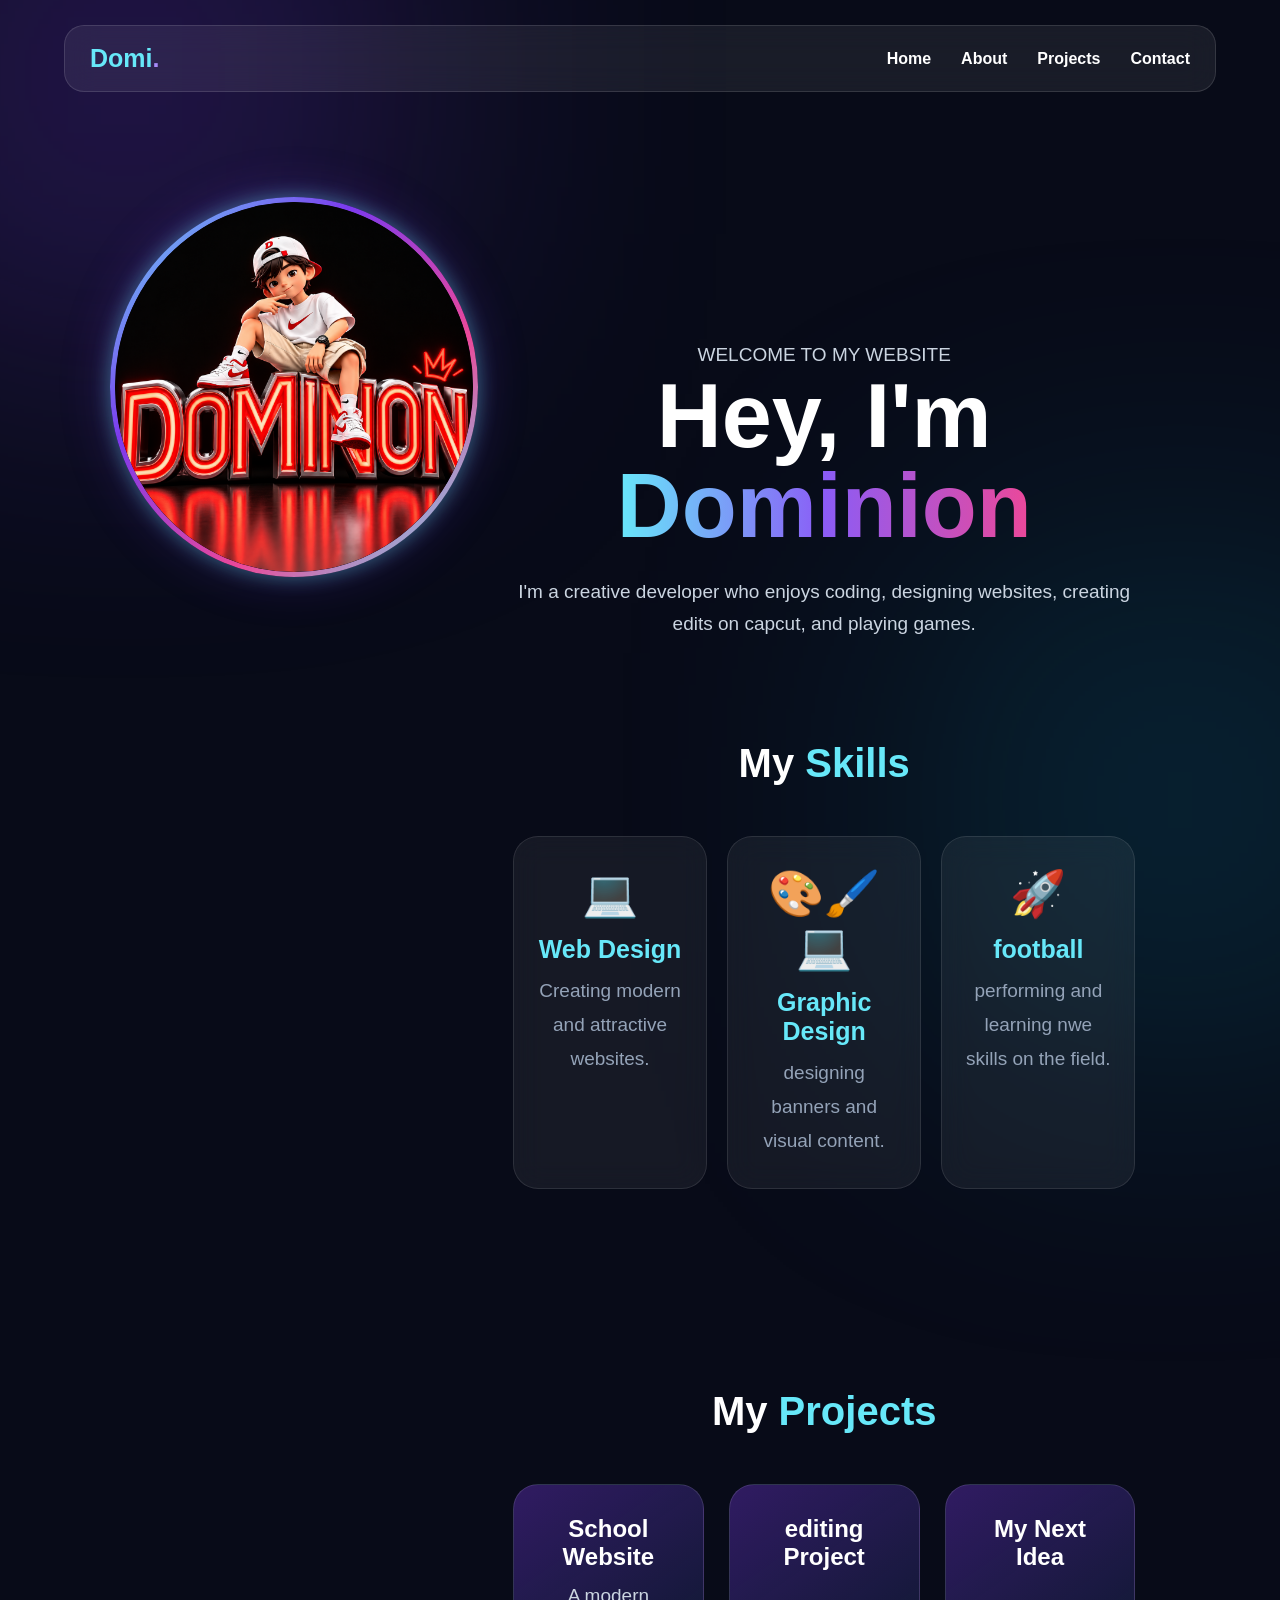
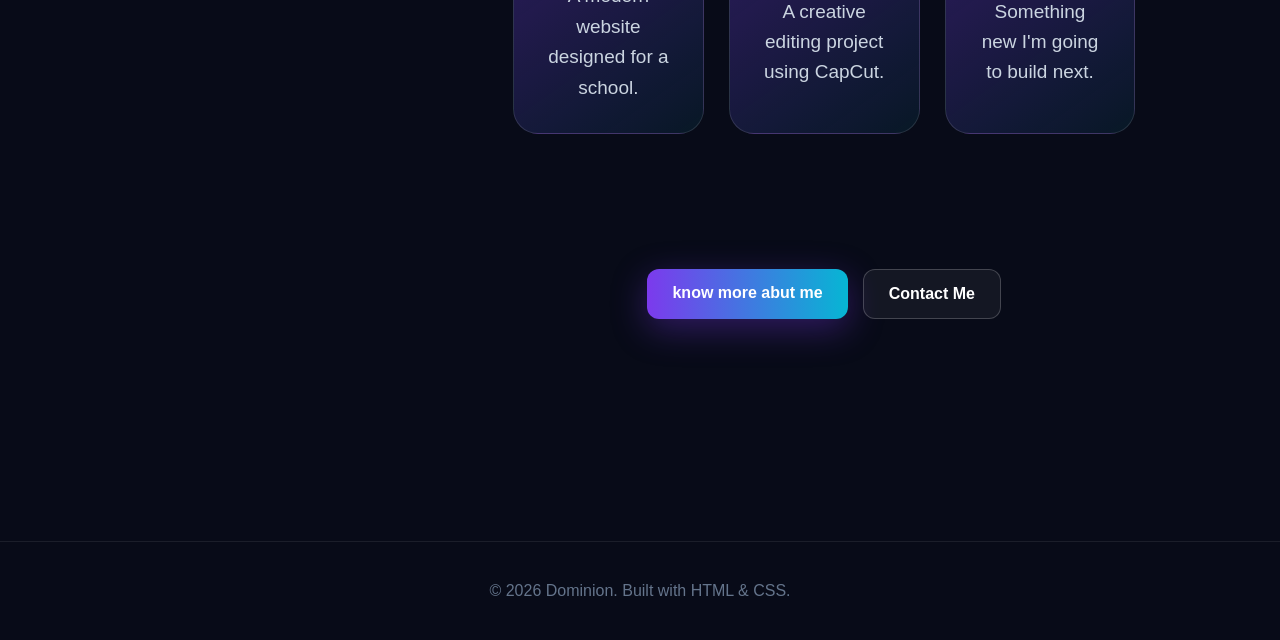
<file: index.html>
<!DOCTYPE html>
<html lang="en">
<head>
    <meta charset="UTF-8">
    <meta name="viewport" content="width=device-width, initial-scale=1.0">
    <nav>
    <div class="logo">Domi<span>.</span></div>

    <ul>
        <li><a href="index.html">Home</a></li>
        <li><a href="about.html">About</a></li>
        <li><a href="editing.html">Projects</a></li>
        <li><a href="contact.html">Contact</a></li>
    </ul>
</nav>

    <title>Dominion | My Personal Website</title>

     <section class="hero">

    <div class="profile-image">
        <img
            src="y profile picture.png"
            alt="Dominion"
        >
    </div>

    <div class="hero-text">

        <p class="small-title">
            WELCOME TO MY WEBSITE
        </p>

        <h1>
            Hey, I'm
            <span>Dominion</span>
        </h1>

        <p>
            I'm a creative developer who enjoys coding,
            designing websites, creating edits on capcut, and playing games.
        </p>
            <!-- SKILLS -->

    <section id="skills">

        <h2 class="section-title">
            My <span>Skills</span>
        </h2>

        <div class="skills">

            <div class="card skill">
                <div class="skill-icon">💻</div>
                <h3>Web Design</h3>
                <p>Creating modern and attractive websites.</p>
            </div>

            <div class="card skill">
                <div class="skill-icon">🎨🖌️💻</div>
                <h3>Graphic Design</h3>
                <p>designing banners and visual content.</p>
            </div>

            <div class="card skill">
                <div class="skill-icon">🚀</div>
                <h3>football</h3>
                <p>performing and learning nwe skills on the field.</p>
            </div>

        </div>

    </section>


    <!-- PROJECTS -->

    <section id="projects">

        <h2 class="section-title">
            My <span>Projects</span>
        </h2>

        <div class="projects">

            <div class="project">
                <h3>School Website</h3>
                <p>
                    A modern website designed for a school.
                </p>
            </div>

            <div class="project">
                <h3>editing Project</h3>
                <p>
                    A creative editing project using CapCut.
                </p>
            </div>

            <div class="project">
                <h3>My Next Idea</h3>
                <p>
                    Something new I'm going to build next.
                </p>
            </div>

        </div>

    </section>

        <div class="buttons">

            <a href="about.html" class="btn primary">
               know more abut me
            </a>

            <a href="contact.html" class="btn secondary">
                Contact Me
            </a>

        </div>

    </div>

</section>
    <style>
        * {
            margin: 0;
            padding: 0;
            box-sizing: border-box;
            scroll-behavior: smooth;
        }
        .profile-image {
    width: 580px;
    height: 380px;

    border-radius: 50%;
    overflow: hidden;

    border: 5px solid transparent;

    background:
        linear-gradient(#070817, #070817) padding-box,
        linear-gradient(
            135deg,
            #67e8f9,
            #7c3aed,
            #ec4899,
            #67e8f9
        ) border-box;

    box-shadow:
        0 0 20px rgba(103, 232, 249, 0.4),
        0 0 50px rgba(124, 58, 237, 0.25);

    animation:
        profileFloat 4s ease-in-out infinite;

    transition:
        transform 0.4s ease,
        box-shadow 0.4s ease;
        margin-bottom: 140%;
}

.profile-image img {
    width: 100%;
    height: 100%;

    display: block;

    object-fit: cover;

    border-radius: 50%;

    transition:
        transform 0.5s ease;
}

/* Hover effect */

.profile-image:hover {
    transform: scale(1.08);

    box-shadow:
        0 0 30px rgba(103, 232, 249, 0.7),
        0 0 70px rgba(236, 72, 153, 0.35);
}

.profile-image:hover img {
    transform: scale(1.08);
}


/* Floating animation */

@keyframes profileFloat {

    0%, 100% {
        transform: translateY(0);
    }

    50% {
        transform: translateY(-10px);
    }
}


/* Mobile */

@media (max-width: 600px) {

    .profile-image {
        width: 140px;
        height: 140px;
    }
}

        body {
            font-family: Arial, Helvetica, sans-serif;
            background: #080b18;
            color: white;
            overflow-x: hidden;
        }

        /* ===== BACKGROUND ===== */

        body::before {
            content: "";
            position: fixed;
            width: 450px;
            height: 450px;
            background: #7c3aed;
            filter: blur(160px);
            opacity: 0.35;
            top: -150px;
            left: -100px;
            z-index: -1;
        }

        body::after {
            content: "";
            position: fixed;
            width: 400px;
            height: 400px;
            background: #06b6d4;
            filter: blur(160px);
            opacity: 0.25;
            right: -100px;
            bottom: -100px;
            z-index: -1;
        }

        /* ===== NAVIGATION ===== */

        nav {
            width: 90%;
            max-width: 1200px;
            margin: 25px auto;
            padding: 18px 25px;

            display: flex;
            justify-content: space-between;
            align-items: center;

            background: rgba(255, 255, 255, 0.07);
            backdrop-filter: blur(15px);

            border: 1px solid rgba(255,255,255,0.12);
            border-radius: 20px;

            position: sticky;
            top: 20px;
            z-index: 100;
        }

        .logo {
            font-size: 25px;
            font-weight: bold;
            color: #67e8f9;
        }

        .logo span {
            color: #a78bfa;
        }

        nav ul {
            display: flex;
            list-style: none;
            gap: 30px;
        }

        nav a {
            color: white;
            text-decoration: none;
            font-weight: bold;
            transition: 0.3s;
        }

        nav a:hover {
            color: #67e8f9;
        }

        /* ===== HERO ===== */

        .hero {
            min-height: 90vh;
            display: flex;
            justify-content: center;
            align-items: center;
            text-align: center;
            padding: 80px 20px;
        }

        .hero-content {
            max-width: 850px;
        }

        .hero h1 {
            font-size: clamp(45px, 8vw, 90px);
            line-height: 1;
            margin-bottom: 25px;
        }

        .hero h1 span {
            background: linear-gradient(
                90deg,
                #67e8f9,
                #8b5cf6,
                #ec4899
            );

            -webkit-background-clip: text;
            color: transparent;
        }

        .hero p {
            color: #cbd5e1;
            font-size: 19px;
            line-height: 1.7;
            max-width: 650px;
            margin: auto;
        }

        .buttons {
            margin-top: 35px;
            display: flex;
            justify-content: center;
            gap: 15px;
            flex-wrap: wrap;
        }

        .btn {
            padding: 15px 25px;
            border-radius: 12px;
            text-decoration: none;
            color: white;
            font-weight: bold;
            transition: 0.3s;
        }

        .primary {
            background: linear-gradient(90deg, #7c3aed, #06b6d4);
            box-shadow: 0 10px 35px rgba(124,58,237,0.35);
        }

        .secondary {
            border: 1px solid rgba(255,255,255,0.2);
            background: rgba(255,255,255,0.05);
        }

        .btn:hover {
            transform: translateY(-5px);
        }

        /* ===== SECTIONS ===== */

        section {
            width: 90%;
            max-width: 1100px;
            margin: auto;
            padding: 100px 0;
        }

        .section-title {
            font-size: 40px;
            margin-bottom: 50px;
            text-align: center;
        }

        .section-title span {
            color: #67e8f9;
        }

        /* ===== ABOUT ===== */

        .about {
            display: grid;
            grid-template-columns: 1fr 1fr;
            gap: 30px;
        }

        .card {
            padding: 35px;
            border-radius: 25px;

            background: rgba(255,255,255,0.06);
            border: 1px solid rgba(255,255,255,0.1);

            backdrop-filter: blur(15px);

            transition: 0.4s;
        }

        .card:hover {
            transform: translateY(-10px);
            border-color: rgba(103,232,249,0.5);
            box-shadow: 0 20px 50px rgba(0,0,0,0.3);
        }

        .card h3 {
            color: #67e8f9;
            margin-bottom: 15px;
            font-size: 25px;
        }

        .card p {
            color: #cbd5e1;
            line-height: 1.8;
        }

        /* ===== SKILLS ===== */

        .skills {
            display: grid;
            grid-template-columns: repeat(3, 1fr);
            gap: 20px;
        }

        .skill {
            text-align: center;
            padding: 30px 20px;
        }

        .skill-icon {
            font-size: 45px;
            margin-bottom: 15px;
        }

        .skill h3 {
            margin-bottom: 10px;
        }

        .skill p {
            color: #94a3b8;
        }

        /* ===== PROJECTS ===== */

        .projects {
            display: grid;
            grid-template-columns: repeat(3, 1fr);
            gap: 25px;
        }

        .project {
            min-height: 250px;
            padding: 30px;

            display: flex;
            flex-direction: column;
            justify-content: flex-end;

            border-radius: 25px;

            background:
                linear-gradient(
                    145deg,
                    rgba(124,58,237,0.35),
                    rgba(6,182,212,0.08)
                );

            border: 1px solid rgba(255,255,255,0.12);

            transition: 0.4s;
        }

        .project:hover {
            transform: scale(1.03) translateY(-8px);
        }

        .project h3 {
            font-size: 24px;
            margin-bottom: 10px;
        }

        .project p {
            color: #cbd5e1;
            line-height: 1.6;
        }

        /* ===== CONTACT ===== */

        .contact {
            text-align: center;
        }

        .contact-box {
            max-width: 700px;
            margin: auto;
            padding: 50px 30px;
            border-radius: 30px;

            background: rgba(255,255,255,0.06);
            border: 1px solid rgba(255,255,255,0.1);

            box-shadow: 0 20px 60px rgba(0,0,0,0.25);
        }

        .contact-box p {
            color: #cbd5e1;
            margin: 20px auto 30px;
            line-height: 1.7;
        }

        /* ===== FOOTER ===== */

        footer {
            text-align: center;
            padding: 40px;
            color: #64748b;
            border-top: 1px solid rgba(255,255,255,0.08);
        }

        /* ===== MOBILE ===== */

        @media (max-width: 800px) {

            nav ul {
                gap: 12px;
            }

            nav {
                padding: 15px;
            }

            .about,
            .skills,
            .projects {
                grid-template-columns: 1fr;
            }

            .hero {
                min-height: 80vh;
            }
        }

        @media (max-width: 500px) {

            nav {
                flex-direction: column;
                gap: 15px;
            }

            nav ul {
                flex-wrap: wrap;
                justify-content: center;
            }

            .hero h1 {
                font-size: 48px;
            }
        }
    </style>
</head>

<body>

    </section>





    <!-- FOOTER -->

    <footer>

        © 2026 Dominion. Built with HTML & CSS.

    </footer>

</body>
</html>
</file>
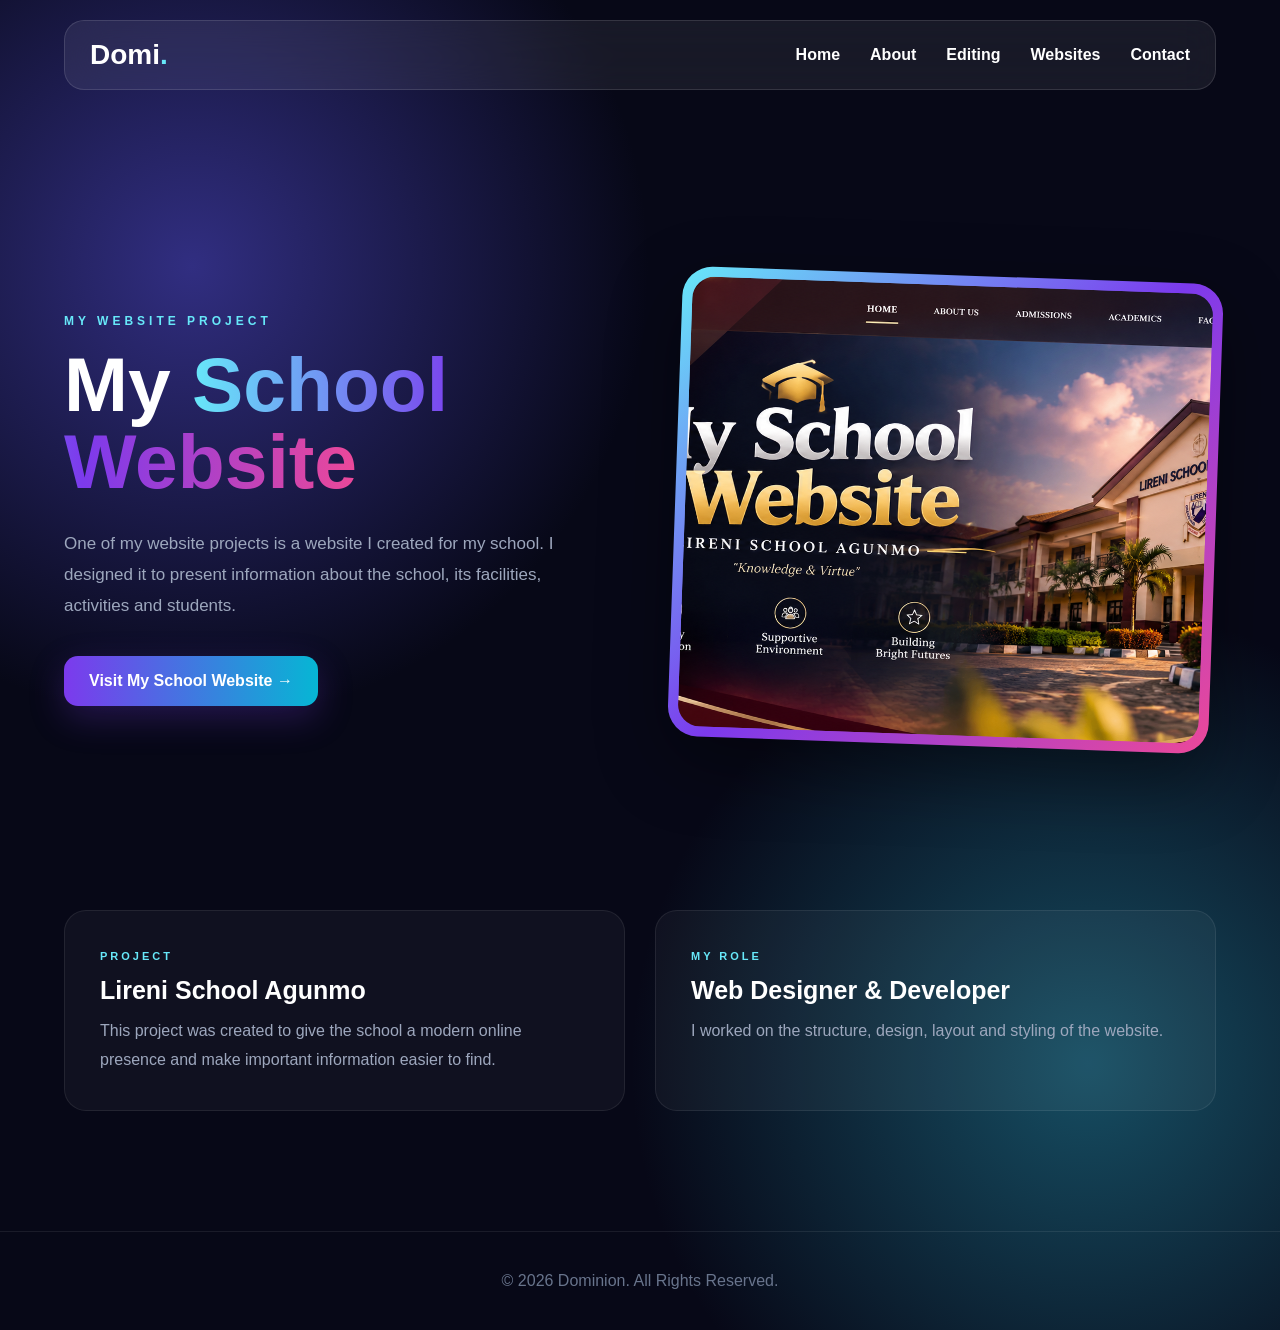
<file: school-website.html>
<!DOCTYPE html>
<html lang="en">

<head>

    <meta charset="UTF-8">

    <meta name="viewport" content="width=device-width, initial-scale=1.0">

    <title>My School Website | Dominion</title>

    <link rel="stylesheet" href="style.css">

</head>


<body>

    <!-- NAVIGATION -->

    <nav>

        <div class="logo">
            Domi<span>.</span>
        </div>

        <ul>

            <li>
                <a href="index.html">Home</a>
            </li>

            <li>
                <a href="about.html">About</a>
            </li>

            <li>
                <a href="editing.html">Editing</a>
            </li>

            <li>
                <a href="website.html">Websites</a>
            </li>

            <li>
                <a href="contact.html">Contact</a>
            </li>

        </ul>

    </nav>



    <!-- SCHOOL PROJECT -->

    <main class="school-project">

        <section class="school-hero">

            <div class="school-text">

                <p class="school-label">
                    MY WEBSITE PROJECT
                </p>

                <h1>
                    My <span>School Website</span>
                </h1>

                <p>
                    One of my website projects is a website
                    I created for my school. I designed it
                    to present information about the school,
                    its facilities, activities and students.
                </p>

                <!-- WEBSITE LINK -->

                <a
                    href="https://dominionfw.netlify.app"
                    target="_blank"
                    class="school-button"
                >
                    Visit My School Website →
                </a>

            </div>


            <!-- SCHOOL IMAGE -->

            <div class="school-image">

                <img
                    src="my school.png"
                    alt="My School Website"
                >

            </div>

        </section>


        <!-- PROJECT INFORMATION -->

        <section class="school-details">

            <div>

                <span>
                    PROJECT
                </span>

                <h2>
                    Lireni School Agunmo
                </h2>

                <p>
                    This project was created to give the
                    school a modern online presence and make
                    important information easier to find.
                </p>

            </div>


            <div>

                <span>
                    MY ROLE
                </span>

                <h2>
                    Web Designer & Developer
                </h2>

                <p>
                    I worked on the structure, design,
                    layout and styling of the website.
                </p>

            </div>

        </section>


    </main>



    <footer>

        © 2026 Dominion.
        All Rights Reserved.

    </footer>


</body>

</html>
</file>
<file: style.css>
* {
    margin: 0;
    padding: 0;
    box-sizing: border-box;
    scroll-behavior: smooth;
}

body {
    min-height: 100vh;
    font-family: Arial, Helvetica, sans-serif;
    color: white;
    background:
        radial-gradient(circle at 15% 20%, #312e81, transparent 30%),
        radial-gradient(circle at 85% 80%, #164e63, transparent 30%),
        #070817;
    overflow-x: hidden;
}

/* =========================
   NAVIGATION
========================= */

nav {
    width: 90%;
    max-width: 1200px;
    margin: 20px auto;
    padding: 18px 25px;

    display: flex;
    align-items: center;
    justify-content: space-between;

    background: rgba(255,255,255,0.07);
    backdrop-filter: blur(20px);

    border: 1px solid rgba(255,255,255,0.12);
    border-radius: 20px;

    position: sticky;
    top: 15px;
    z-index: 1000;
}

.logo {
    font-size: 28px;
    font-weight: bold;
}

.logo span {
    color: #67e8f9;
}

nav ul {
    display: flex;
    list-style: none;
    gap: 30px;
}

nav a {
    color: white;
    text-decoration: none;
    font-weight: bold;
    transition: 0.3s;
}

nav a:hover,
nav a.active {
    color: #67e8f9;
}

#menuBtn {
    display: none;
    background: none;
    border: none;
    color: white;
    font-size: 28px;
    cursor: pointer;
}


/* =========================
   GENERAL PAGE
========================= */

.page {
    width: 90%;
    max-width: 1100px;
    margin: auto;
    min-height: 75vh;
    padding: 100px 0;
}

.page-title {
    text-align: center;
    font-size: clamp(45px, 7vw, 75px);
    margin-bottom: 70px;
}

.page-title span {
    background: linear-gradient(
        90deg,
        #67e8f9,
        #8b5cf6,
        #ec4899
    );

    -webkit-background-clip: text;
    color: transparent;
}


/* =========================
   GLASS CARD
========================= */

.card {
    padding: 35px;

    background: rgba(255,255,255,0.06);

    border: 1px solid rgba(255,255,255,0.1);

    border-radius: 25px;

    backdrop-filter: blur(15px);

    transition: 0.4s;
}

.card:hover {
    transform: translateY(-10px);

    border-color:
        rgba(103,232,249,0.5);

    box-shadow:
        0 20px 50px rgba(0,0,0,0.35);
}

.card h2,
.card h3 {
    color: #67e8f9;
    margin-bottom: 18px;
}

.card p {
    color: #b8c0d4;
    line-height: 1.8;
}


/* =========================
   ABOUT PAGE
========================= */

.about-container {
    display: grid;

    grid-template-columns: 300px 1fr;

    gap: 40px;

    align-items: center;
}

.about-image {
    width: 280px;
    height: 280px;

    margin: auto;

    padding: 8px;

    border-radius: 50%;

    background:
        linear-gradient(
            135deg,
            #67e8f9,
            #7c3aed,
            #ec4899
        );
}

.about-image img {
    width: 100%;
    height: 100%;

    object-fit: cover;

    border-radius: 50%;

    border: 7px solid #070817;
}


/* =========================
   SKILLS
========================= */

.skills-list {
    margin-top: 25px;

    display: flex;

    flex-wrap: wrap;

    gap: 12px;
}

.skill {
    padding: 10px 18px;

    border-radius: 30px;

    background:
        rgba(103,232,249,0.1);

    border:
        1px solid rgba(103,232,249,0.3);

    color: #67e8f9;
}


/* =========================
   PROJECTS
========================= */

.projects-grid {
    display: grid;

    grid-template-columns:
        repeat(3, 1fr);

    gap: 25px;
}

.project-card {
    min-height: 330px;

    display: flex;

    flex-direction: column;

    justify-content: space-between;
}

.project-image {
    height: 150px;

    border-radius: 18px;

    display: flex;

    justify-content: center;

    align-items: center;

    font-size: 60px;

    background:
        linear-gradient(
            135deg,
            rgba(124,58,237,0.4),
            rgba(6,182,212,0.2)
        );

    margin-bottom: 25px;
}

.project-btn {
    display: inline-block;

    margin-top: 20px;

    padding: 12px 18px;

    border-radius: 10px;

    color: white;

    text-decoration: none;

    background:
        linear-gradient(
            90deg,
            #7c3aed,
            #06b6d4
        );

    transition: 0.3s;
}

.project-btn:hover {
    transform: translateY(-4px);
}


/* =========================
   CONTACT
========================= */

.contact-container {
    max-width: 750px;

    margin: auto;

    padding: 45px;

    background:
        rgba(255,255,255,0.06);

    backdrop-filter: blur(15px);

    border:
        1px solid rgba(255,255,255,0.1);

    border-radius: 25px;
}

.contact-container h2 {
    text-align: center;

    font-size: 35px;

    margin-bottom: 15px;
}

.contact-container > p {
    text-align: center;

    color: #aeb7ca;

    margin-bottom: 30px;

    line-height: 1.7;
}

form {
    display: flex;

    flex-direction: column;

    gap: 15px;
}

input,
textarea {
    width: 100%;

    padding: 16px;

    border-radius: 12px;

    border:
        1px solid rgba(255,255,255,0.15);

    outline: none;

    background:
        rgba(255,255,255,0.06);

    color: white;

    font-size: 15px;
}

input:focus,
textarea:focus {
    border-color: #67e8f9;

    box-shadow:
        0 0 15px rgba(103,232,249,0.15);
}

textarea {
    min-height: 160px;

    resize: vertical;
}

.submit-btn {
    padding: 15px;

    border: none;

    border-radius: 12px;

    color: white;

    font-weight: bold;

    font-size: 16px;

    cursor: pointer;

    background:
        linear-gradient(
            90deg,
            #7c3aed,
            #06b6d4
        );

    transition: 0.3s;
}

.submit-btn:hover {
    transform: translateY(-4px);
}


/* =========================
   FOOTER
========================= */

footer {
    text-align: center;

    padding: 40px;

    color: #68748c;

    border-top:
        1px solid rgba(255,255,255,0.08);
}


/* =========================
   ANIMATIONS
========================= */

@keyframes pageIn {

    from {
        opacity: 0;
        transform: translateY(25px);
    }

    to {
        opacity: 1;
        transform: translateY(0);
    }
}

.page {
    animation: pageIn 0.7s ease;
}


/* =========================
   MOBILE
========================= */

@media (max-width: 800px) {

    #menuBtn {
        display: block;
    }

    nav ul {
        display: none;

        position: absolute;

        top: 75px;
        left: 0;

        width: 100%;

        padding: 25px;

        flex-direction: column;

        align-items: center;

        background: #111326;

        border-radius: 15px;
    }

    nav ul.active {
        display: flex;
    }

    .about-container {
        grid-template-columns: 1fr;

        text-align: center;
    }

    .projects-grid {
        grid-template-columns: 1fr;
    }

    .contact-container {
        padding: 25px;
    }
}

@media (max-width: 500px) {

    .page {
        padding: 70px 0;
    }

    .page-title {
        font-size: 45px;
    }

    nav {
        padding: 15px;
    }
}
/* =========================
   SMALL PROFILE PICTURE
========================= */

.profile-area {
    position: relative;

    width: 300px;
    height: 300px;

    display: flex;
    justify-content: center;
    align-items: center;

    margin: auto;
}


/* glowing circle behind image */

.profile-glow {
    position: absolute;

    width: 220px;
    height: 220px;

    border-radius: 50%;

    background:
        linear-gradient(
            135deg,
            #67e8f9,
            #7c3aed,
            #ec4899
        );

    filter: blur(35px);

    opacity: 0.45;

    animation: glow 3s ease-in-out infinite;
}


/* actual profile picture */

.profile-picture {
    position: relative;

    width: 190px;
    height: 190px;

    padding: 5px;

    border-radius: 50%;

    background:
        linear-gradient(
            135deg,
            #67e8f9,
            #7c3aed,
            #ec4899
        );

    z-index: 2;

    box-shadow:
        0 0 25px rgba(103,232,249,0.35);
}


/* image itself */

.profile-picture img {
    width: 100%;
    height: 100%;

    display: block;

    object-fit: cover;

    border-radius: 50%;

    border: 5px solid #070817;

    transition:
        transform 0.4s ease;
}


/* hover effect */

.profile-picture:hover img {
    transform: scale(1.08);
}


/* glowing animation */

@keyframes glow {

    0%, 100% {
        transform: scale(0.9);
        opacity: 0.3;
    }

    50% {
        transform: scale(1.1);
        opacity: 0.5;
    }
}
/* =================================
   ABOUT ME PAGE
================================= */

.about-page {
    width: 90%;
    max-width: 1150px;

    margin: auto;

    padding: 90px 0;
}


/* HEADING */

.about-heading {
    text-align: center;

    margin-bottom: 70px;
}

.about-heading p {
    color: #67e8f9;

    letter-spacing: 4px;

    font-size: 13px;

    margin-bottom: 15px;
}

.about-heading h1 {
    font-size: clamp(50px, 7vw, 80px);
}

.about-heading h1 span {
    background:
        linear-gradient(
            90deg,
            #67e8f9,
            #7c3aed,
            #ec4899
        );

    -webkit-background-clip: text;

    color: transparent;
}


/* MAIN ABOUT SECTION */

.about-me-container {

    display: grid;

    grid-template-columns:
        400px 1fr;

    gap: 80px;

    align-items: center;
}


/* PICTURE */

.about-picture {

    display: flex;

    justify-content: center;

    align-items: center;
}


.about-picture-ring {

    width: 330px;
    height: 330px;

    padding: 8px;

    border-radius: 50%;

    background:
        linear-gradient(
            135deg,
            #67e8f9,
            #7c3aed,
            #ec4899
        );

    box-shadow:
        0 0 35px rgba(103,232,249,0.35),
        0 0 80px rgba(124,58,237,0.25);

    animation:
        aboutFloat 4s ease-in-out infinite;
}


.about-picture-ring img {

    width: 100%;
    height: 100%;

    object-fit: cover;

    border-radius: 50%;

    border: 7px solid #070817;

    display: block;
}


/* TEXT */

.about-content {

    padding: 40px;

    border-radius: 25px;

    background:
        rgba(255,255,255,0.05);

    border:
        1px solid rgba(255,255,255,0.1);

    backdrop-filter: blur(15px);

    box-shadow:
        0 20px 50px rgba(0,0,0,0.2);
}


.about-label {

    color: #67e8f9;

    font-size: 13px;

    letter-spacing: 3px;

    font-weight: bold;

    margin-bottom: 12px;
}


.about-content h2 {

    font-size: 42px;

    margin-bottom: 25px;
}


.about-content > p:not(.about-label) {

    color: #b8c0d4;

    line-height: 1.8;

    margin-bottom: 18px;

    font-size: 16px;
}


/* INFORMATION BOXES */

.about-info {

    display: grid;

    grid-template-columns:
        repeat(2, 1fr);

    gap: 15px;

    margin-top: 30px;

    margin-bottom: 30px;
}


.about-info div {

    padding: 18px;

    border-radius: 15px;

    background:
        rgba(255,255,255,0.05);

    border:
        1px solid rgba(255,255,255,0.08);

    transition: 0.3s;
}


.about-info div:hover {

    transform:
        translateY(-5px);

    border-color:
        rgba(103,232,249,0.4);
}


.about-info span {

    display: block;

    color: #7f8aa3;

    font-size: 12px;

    margin-bottom: 7px;

    text-transform: uppercase;

    letter-spacing: 1px;
}


.about-info strong {

    color: white;

    font-size: 14px;
}


/* BUTTON */

.about-button {

    display: inline-block;

    padding: 15px;

    border-radius: 12px;

    text-decoration: none;

    color: white;

    font-weight: bold;

    background:
        linear-gradient(
            90deg,
            #7c3aed,
            #06b6d4
        );

    transition: 0.3s;
    margin-top: 12px;
}


.about-button:hover {

    transform:
        translateY(-5px);

    box-shadow:
        0 10px 30px
        rgba(124,58,237,0.3);
}


/* FLOATING PICTURE */

@keyframes aboutFloat {

    0%, 100% {

        transform:
            translateY(0)
            rotate(0deg);
    }

    50% {

        transform:
            translateY(-12px)
            rotate(1deg);
    }
}


/* MOBILE */

@media (max-width: 900px) {

    .about-me-container {

        grid-template-columns: 1fr;

        gap: 50px;
    }

    .about-picture-ring {

        width: 280px;
        height: 280px;
    }

    .about-content {

        padding: 30px;
    }

}


@media (max-width: 550px) {

    .about-info {

        grid-template-columns: 1fr;
    }

    .about-content h2 {

        font-size: 32px;
    }

}
/* =================================
   MY INTERESTS SECTION
================================= */

.interests-section {

    width: 90%;

    max-width: 1150px;

    margin: 120px auto 50px;

}


/* HEADING */

.interests-heading {

    text-align: center;

    max-width: 700px;

    margin: 0 auto 60px;

}


.interests-heading > p:first-child {

    color: #67e8f9;

    font-size: 13px;

    font-weight: bold;

    letter-spacing: 4px;

    margin-bottom: 15px;

}


.interests-heading h2 {

    font-size: clamp(40px, 6vw, 65px);

    margin-bottom: 20px;

}


.interests-heading h2 span {

    background:

        linear-gradient(
            90deg,
            #67e8f9,
            #7c3aed,
            #ec4899
        );

    -webkit-background-clip: text;

    color: transparent;

}


.interests-intro {

    color: #9da7bd;

    line-height: 1.8;

}


/* CARDS */

.interests-grid {

    display: grid;

    grid-template-columns:
        repeat(3, 1fr);

    gap: 25px;

}


/* CARD */

.interest-card {

    overflow: hidden;

    border-radius: 25px;

    background:

        rgba(255,255,255,0.05);

    border:

        1px solid
        rgba(255,255,255,0.1);

    backdrop-filter: blur(15px);

    transition:

        transform 0.4s ease,
        border-color 0.4s ease,
        box-shadow 0.4s ease;

}


.interest-card:hover {

    transform:
        translateY(-12px);

    border-color:

        rgba(103,232,249,0.4);

    box-shadow:

        0 20px 50px
        rgba(0,0,0,0.3);

}


/* IMAGE */

.interest-image {

    width: 100%;

    height: 220px;

    overflow: hidden;

}


.interest-image img {

    width: 100%;

    height: 100%;

    object-fit: cover;

    display: block;

    transition:

        transform 0.6s ease;

}


.interest-card:hover
.interest-image img {

    transform:
        scale(1.1);

}


/* CARD CONTENT */

.interest-content {

    padding: 28px;

}


.interest-content > span {

    color: #67e8f9;

    font-size: 12px;

    font-weight: bold;

    letter-spacing: 2px;

}


.interest-content h3 {

    font-size: 28px;

    margin:

        10px 0 12px;

}


.interest-content p {

    color: #9da7bd;

    line-height: 1.7;

    font-size: 15px;

}


/* MOBILE */

@media (max-width: 900px) {

    .interests-grid {

        grid-template-columns:
            1fr 1fr;

    }

}


@media (max-width: 600px) {

    .interests-grid {

        grid-template-columns: 1fr;

    }

    .interest-image {

        height: 240px;

    }

}
/* =================================
   EDITING SECTION
================================= */

.editing-section {

    width: 90%;

    max-width: 1150px;

    margin: 130px auto;

    display: grid;

    grid-template-columns: 1fr 1fr;

    gap: 80px;

    align-items: center;

}


/* IMAGE */

.editing-image {

    display: flex;

    justify-content: center;

}


.editing-image-frame {

    width: 420px;

    height: 320px;

    padding: 8px;

    border-radius: 28px;

    background:
        linear-gradient(
            135deg,
            #67e8f9,
            #7c3aed,
            #ec4899
        );

    box-shadow:
        0 0 30px
        rgba(103,232,249,0.25),

        0 20px 60px
        rgba(0,0,0,0.35);

    transform: rotate(-3deg);

    transition:
        transform 0.5s ease,
        box-shadow 0.5s ease;

}


.editing-image-frame:hover {

    transform:
        rotate(0deg)
        scale(1.04);

    box-shadow:
        0 0 45px
        rgba(103,232,249,0.45),

        0 25px 70px
        rgba(0,0,0,0.4);

}


.editing-image-frame img {

    width: 100%;

    height: 100%;

    object-fit: cover;

    border-radius: 22px;

    display: block;

}


/* CONTENT */

.editing-content {

    padding: 40px;

    border-radius: 25px;

    background:
        rgba(255,255,255,0.04);

    border:
        1px solid
        rgba(255,255,255,0.09);

    backdrop-filter: blur(15px);

}


.section-label {

    color: #67e8f9;

    font-size: 13px;

    font-weight: bold;

    letter-spacing: 4px;

    margin-bottom: 15px;

}


.editing-content h2 {

    font-size:
        clamp(40px, 5vw, 65px);

    margin-bottom: 25px;

}


.editing-content h2 span {

    background:
        linear-gradient(
            90deg,
            #67e8f9,
            #7c3aed,
            #ec4899
        );

    -webkit-background-clip: text;

    color: transparent;

}


.editing-content p:not(.section-label) {

    color: #9da7bd;

    line-height: 1.8;

    margin-bottom: 18px;

}


/* EDITING SKILLS */

.editing-skills {

    display: grid;

    grid-template-columns:
        repeat(3, 1fr);

    gap: 12px;

    margin-top: 30px;

}


.editing-skills div {

    padding: 18px 12px;

    border-radius: 15px;

    text-align: center;

    background:
        rgba(255,255,255,0.05);

    border:
        1px solid
        rgba(255,255,255,0.08);

    transition: 0.3s;

}


.editing-skills div:hover {

    transform:
        translateY(-6px);

    border-color:
        rgba(103,232,249,0.4);

}


.editing-skills strong {

    display: block;

    color: white;

    margin-bottom: 6px;

}


.editing-skills span {

    color: #7f8aa3;

    font-size: 11px;

}


/* MOBILE */

@media (max-width: 900px) {

    .editing-section {

        grid-template-columns: 1fr;

        gap: 45px;

    }

    .editing-image-frame {

        width: 90%;

        max-width: 420px;

    }

}


@media (max-width: 600px) {

    .editing-content {

        padding: 25px;

    }

    .editing-skills {

        grid-template-columns: 1fr;

    }

}
/* =================================
   GAMING LIFE SECTION
================================= */

.gaming-life {
    width: 90%;
    max-width: 1150px;
    margin: 150px auto;
}


/* TITLE */

.gaming-title {
    text-align: center;
    max-width: 750px;
    margin: 0 auto 70px;
}

.gaming-title > p:first-child {
    color: #67e8f9;
    font-size: 13px;
    font-weight: bold;
    letter-spacing: 4px;
    margin-bottom: 15px;
}

.gaming-title h2 {
    font-size: clamp(45px, 6vw, 75px);
    margin: 0 0 20px;
}

.gaming-title h2 span {
    background:
        linear-gradient(
            90deg,
            #67e8f9,
            #7c3aed,
            #ec4899
        );

    -webkit-background-clip: text;
    color: transparent;
}

.gaming-intro {
    color: #9da7bd;
    line-height: 1.8;
}


/* GAMING CARDS */

.gaming-content {
    display: flex;
    flex-direction: column;
    gap: 40px;
}


.gaming-card {
    display: grid;
    grid-template-columns: 45% 55%;

    overflow: hidden;

    border-radius: 28px;

    background:
        rgba(255,255,255,0.04);

    border:
        1px solid
        rgba(255,255,255,0.1);

    backdrop-filter: blur(15px);

    transition:
        transform 0.4s ease,
        box-shadow 0.4s ease,
        border-color 0.4s ease;
}


.gaming-card:hover {
    transform: translateY(-8px);

    border-color:
        rgba(103,232,249,0.4);

    box-shadow:
        0 25px 70px
        rgba(0,0,0,0.35);
}


/* IMAGE */

.gaming-card-image {
    position: relative;

    min-height: 360px;

    overflow: hidden;
}


.gaming-card-image img {
    width: 100%;
    height: 100%;

    object-fit: cover;

    display: block;

    transition:
        transform 0.6s ease;
}


.gaming-card:hover
.gaming-card-image img {
    transform: scale(1.08);
}


/* NUMBER */

.game-number {
    position: absolute;

    top: 20px;
    left: 20px;

    width: 50px;
    height: 50px;

    display: flex;

    align-items: center;
    justify-content: center;

    border-radius: 50%;

    color: white;

    font-weight: bold;

    background:
        rgba(7,8,23,0.8);

    border:
        1px solid
        rgba(255,255,255,0.2);

    backdrop-filter: blur(10px);
}


/* TEXT */

.gaming-card-text {
    padding: 55px;
}


.game-label {
    color: #67e8f9;

    font-size: 11px;

    font-weight: bold;

    letter-spacing: 3px;

    margin-bottom: 15px;
}


.gaming-card-text h3 {
    font-size: 45px;

    margin:
        0 0 20px;
}


.gaming-card-text > p:not(.game-label) {
    color: #9da7bd;

    line-height: 1.8;

    margin-bottom: 18px;
}


/* DIFFERENT GAME ACCENTS */

.freefire-card:hover {
    border-color:
        rgba(255,100,50,0.5);
}


.efootball-card:hover {
    border-color:
        rgba(50,150,255,0.5);
}


/* MOBILE */

@media (max-width: 800px) {

    .gaming-card {
        grid-template-columns: 1fr;
    }

    .gaming-card-image {
        min-height: 280px;
    }

    .gaming-card-text {
        padding: 35px;
    }

}


@media (max-width: 500px) {

    .gaming-life {
        width: 92%;
    }

    .gaming-card-text h3 {
        font-size: 35px;
    }

    .gaming-card-text {
        padding: 25px;
    }

}
/* GAME USERNAME */

.game-username {
    display: inline-flex;
    flex-direction: column;

    padding: 12px 18px;

    margin-bottom: 25px;

    border-radius: 12px;

    background: rgba(255, 255, 255, 0.06);

    border: 1px solid rgba(103, 232, 249, 0.2);

    transition: 0.3s ease;
}

.game-username:hover {
    transform: translateY(-3px);

    border-color: rgba(103, 232, 249, 0.6);

    box-shadow:
        0 8px 25px rgba(103, 232, 249, 0.15);
}

.game-username span {
    font-size: 10px;

    letter-spacing: 2px;

    color: #7f8aa3;

    margin-bottom: 5px;
}

.game-username strong {
    font-size: 17px;

    color: white;
}
/* =================================
   EDITING PAGE
================================= */

.editing-page {

    width: 90%;

    max-width: 1200px;

    margin: auto;

    padding: 90px 0 120px;

}


/* =================================
   HERO
================================= */

.editing-hero {

    text-align: center;

    max-width: 800px;

    margin: 0 auto 120px;

}


.editing-label {

    color: #67e8f9;

    font-size: 13px;

    font-weight: bold;

    letter-spacing: 4px;

    margin-bottom: 18px;

}


.editing-hero h1 {

    font-size:
        clamp(50px, 7vw, 90px);

    line-height: 1;

    margin-bottom: 30px;

}


.editing-hero h1 span {

    background:

        linear-gradient(
            90deg,
            #67e8f9,
            #7c3aed,
            #ec4899
        );

    -webkit-background-clip: text;

    color: transparent;

}


.editing-hero > p:last-child {

    color: #9da7bd;

    font-size: 18px;

    line-height: 1.8;

}



/* =================================
   DRAFT HEADING
================================= */

.draft-heading {

    text-align: center;

    max-width: 750px;

    margin: 0 auto 60px;

}


.draft-heading > p:first-child {

    color: #67e8f9;

    font-size: 12px;

    font-weight: bold;

    letter-spacing: 3px;

}


.draft-heading h2 {

    font-size:
        clamp(40px, 6vw, 65px);

    margin: 15px 0 20px;

}


.draft-heading h2 span {

    background:

        linear-gradient(
            90deg,
            #67e8f9,
            #7c3aed,
            #ec4899
        );

    -webkit-background-clip: text;

    color: transparent;

}


.draft-heading > p:last-child {

    color: #9da7bd;

    line-height: 1.8;

}



/* =================================
   EDITING GRID
================================= */

.editing-grid {

    display: grid;

    grid-template-columns:
        repeat(2, 1fr);

    gap: 30px;

}



/* =================================
   EDIT CARD
================================= */

.edit-card {

    overflow: hidden;

    border-radius: 25px;

    background:
        rgba(255,255,255,0.045);

    border:
        1px solid
        rgba(255,255,255,0.1);

    backdrop-filter: blur(15px);

    transition:
        transform 0.4s ease,
        border-color 0.4s ease,
        box-shadow 0.4s ease;

}


.edit-card:hover {

    transform:
        translateY(-10px);

    border-color:
        rgba(103,232,249,0.45);

    box-shadow:

        0 25px 60px
        rgba(0,0,0,0.35);

}



/* =================================
   VIDEO
================================= */

.edit-preview {

    height: 320px;

    position: relative;

    overflow: hidden;

    background: #03040c;

}


.edit-preview video {

    width: 100%;

    height: 100%;

    display: block;

    object-fit: cover;

}



/* =================================
   DRAFT BADGE
================================= */

.draft-badge {

    position: absolute;

    top: 18px;

    right: 18px;

    padding:
        8px 14px;

    border-radius: 30px;

    background:
        rgba(7,8,23,0.85);

    border:
        1px solid
        rgba(103,232,249,0.5);

    color: #67e8f9;

    font-size: 11px;

    font-weight: bold;

    letter-spacing: 2px;

    backdrop-filter: blur(10px);

}



/* =================================
   EDIT INFO
================================= */

.edit-info {

    padding: 30px;

}


.edit-info > span {

    color: #67e8f9;

    font-size: 11px;

    letter-spacing: 3px;

    font-weight: bold;

}


.edit-info h3 {

    font-size: 28px;

    margin:
        10px 0 12px;

}


.edit-info p {

    color: #9da7bd;

    line-height: 1.7;

}



/* =================================
   MOBILE
================================= */

@media (max-width: 800px) {

    .editing-grid {

        grid-template-columns: 1fr;

    }

}


@media (max-width: 500px) {

    .editing-page {

        width: 92%;

    }

    .edit-preview {

        height: 250px;

    }

    .edit-info {

        padding: 25px;

    }

}
/* =================================
   LEARN EDITING
================================= */

.learn-editing {

    width: 90%;
    max-width: 900px;

    margin: 100px auto 80px;

    padding: 70px 40px;

    text-align: center;

    border-radius: 30px;

    background:
        linear-gradient(
            135deg,
            rgba(103,232,249,0.08),
            rgba(124,58,237,0.08),
            rgba(236,72,153,0.08)
        );

    border:
        1px solid
        rgba(103,232,249,0.2);

    box-shadow:
        0 20px 60px
        rgba(0,0,0,0.25);

}


.learn-label {

    color: #67e8f9;

    font-size: 12px;

    font-weight: bold;

    letter-spacing: 4px;

    margin-bottom: 15px;

}


.learn-editing h2 {

    font-size:
        clamp(35px, 5vw, 55px);

    margin-bottom: 20px;

}


.learn-editing h2 span {

    background:

        linear-gradient(
            90deg,
            #67e8f9,
            #7c3aed,
            #ec4899
        );

    -webkit-background-clip: text;

    color: transparent;

}


.learn-editing > p:not(.learn-label) {

    max-width: 650px;

    margin: 0 auto 30px;

    color: #9da7bd;

    line-height: 1.8;

}


.learn-button {

    display: inline-block;

    padding: 15px 28px;

    border-radius: 12px;

    text-decoration: none;

    color: white;

    font-weight: bold;

    background:
        linear-gradient(
            90deg,
            #7c3aed,
            #06b6d4
        );

    transition:
        transform 0.3s ease,
        box-shadow 0.3s ease;

}


.learn-button:hover {

    transform:
        translateY(-5px);

    box-shadow:
        0 12px 30px
        rgba(124,58,237,0.35);

}
/* =================================
   CONTACT PAGE
================================= */

.contact-page {

    width: 90%;

    max-width: 1150px;

    margin: auto;

    padding: 80px 0 100px;

}


/* =================================
   CONTACT HEADER
================================= */

.contact-header {

    text-align: center;

    max-width: 750px;

    margin: 0 auto 80px;

}


.contact-header > p:first-child {

    color: #67e8f9;

    font-size: 12px;

    font-weight: bold;

    letter-spacing: 4px;

    margin-bottom: 15px;

}


.contact-header h1 {

    font-size:
        clamp(55px, 7vw, 90px);

    line-height: 1;

    margin-bottom: 25px;

}


.contact-header h1 span {

    background:

        linear-gradient(
            90deg,
            #67e8f9,
            #7c3aed,
            #ec4899
        );

    -webkit-background-clip: text;

    color: transparent;

}


.contact-line {

    width: 70px;

    height: 4px;

    margin: 0 auto 25px;

    border-radius: 20px;

    background:

        linear-gradient(
            90deg,
            #67e8f9,
            #ec4899
        );

}


.contact-intro {

    color: #9da7bd;

    line-height: 1.8;

    font-size: 17px;

}



/* =================================
   CONTACT CONTAINER
================================= */

.contact-container {

    display: grid;

    grid-template-columns:
        0.9fr 1.1fr;

    gap: 60px;

    align-items: stretch;

}



/* =================================
   LEFT SIDE
================================= */

.contact-info {

    padding: 45px;

    border-radius: 25px;

    background:

        rgba(255,255,255,0.04);

    border:

        1px solid
        rgba(255,255,255,0.08);

    backdrop-filter: blur(15px);

}


.contact-label {

    color: #67e8f9;

    font-size: 12px;

    font-weight: bold;

    letter-spacing: 4px;

    margin-bottom: 15px;

}


.contact-info h2 {

    font-size:
        clamp(35px, 4vw, 52px);

    line-height: 1.1;

    margin-bottom: 25px;

}


.contact-info h2 span {

    background:

        linear-gradient(
            90deg,
            #67e8f9,
            #7c3aed,
            #ec4899
        );

    -webkit-background-clip: text;

    color: transparent;

}


.contact-info > p:not(.contact-label) {

    color: #9da7bd;

    line-height: 1.8;

}



/* =================================
   CONTACT CARDS
================================= */

.contact-cards {

    display: flex;

    flex-direction: column;

    gap: 15px;

    margin-top: 35px;

}


.contact-card {

    display: flex;

    align-items: center;

    gap: 18px;

    padding: 18px;

    border-radius: 16px;

    background:

        rgba(255,255,255,0.04);

    border:

        1px solid
        rgba(255,255,255,0.07);

    transition: 0.3s ease;

}


.contact-card:hover {

    transform:
        translateX(7px);

    border-color:
        rgba(103,232,249,0.35);

}


.contact-icon {

    width: 48px;

    height: 48px;

    flex-shrink: 0;

    display: flex;

    align-items: center;

    justify-content: center;

    border-radius: 14px;

    color: white;

    font-size: 20px;

    font-weight: bold;

    background:

        linear-gradient(
            135deg,
            #7c3aed,
            #06b6d4
        );

}


.contact-card span {

    display: block;

    color: #6f7890;

    font-size: 10px;

    letter-spacing: 2px;

    margin-bottom: 5px;

}


.contact-card strong {

    color: white;

    font-size: 14px;

}



/* =================================
   FORM BOX
================================= */

.contact-form-box {

    padding: 45px;

    border-radius: 25px;

    background:

        linear-gradient(
            145deg,
            rgba(255,255,255,0.07),
            rgba(255,255,255,0.025)
        );

    border:

        1px solid
        rgba(255,255,255,0.1);

    backdrop-filter: blur(18px);

    box-shadow:

        0 25px 70px
        rgba(0,0,0,0.25);

}



/* =================================
   FORM
================================= */

.form-group {

    margin-bottom: 25px;

}


.form-group label {

    display: block;

    color: white;

    font-size: 13px;

    font-weight: bold;

    margin-bottom: 9px;

}


.form-group input,
.form-group textarea {

    width: 100%;

    box-sizing: border-box;

    padding: 16px 18px;

    border-radius: 13px;

    border:

        1px solid
        rgba(255,255,255,0.1);

    outline: none;

    background:

        rgba(5,7,20,0.7);

    color: white;

    font-family: inherit;

    font-size: 14px;

    transition:

        border-color 0.3s ease,
        box-shadow 0.3s ease;

}


.form-group input {

    height: 55px;

}


.form-group textarea {

    min-height: 170px;

    resize: vertical;

}


.form-group input::placeholder,
.form-group textarea::placeholder {

    color: #596176;

}


.form-group input:focus,
.form-group textarea:focus {

    border-color:
        #67e8f9;

    box-shadow:

        0 0 0 3px
        rgba(103,232,249,0.08);

}



/* =================================
   SEND BUTTON
================================= */

.send-button {

    width: 100%;

    min-height: 58px;

    border: none;

    border-radius: 14px;

    cursor: pointer;

    display: flex;

    align-items: center;

    justify-content: center;

    gap: 15px;

    color: white;

    font-family: inherit;

    font-size: 15px;

    font-weight: bold;

    background:

        linear-gradient(
            90deg,
            #7c3aed,
            #06b6d4
        );

    box-shadow:

        0 10px 30px
        rgba(124,58,237,0.2);

    transition:

        transform 0.3s ease,
        box-shadow 0.3s ease;

}


.send-button .arrow {

    font-size: 20px;

    transition:
        transform 0.3s ease;

}


.send-button:hover {

    transform:
        translateY(-4px);

    box-shadow:

        0 15px 40px
        rgba(124,58,237,0.4);

}


.send-button:hover .arrow {

    transform:
        translateX(6px);

}


.send-button:active {

    transform:
        translateY(-1px);

}



/* =================================
   MOBILE
================================= */

@media (max-width: 850px) {

    .contact-container {

        grid-template-columns: 1fr;

    }

}


@media (max-width: 600px) {

    .contact-page {

        width: 92%;

        padding-top: 60px;

    }

    .contact-info,
    .contact-form-box {

        padding: 28px;

    }

}
/* =================================
   WEBSITE PROJECT LINK
================================= */

.website-project-link {

    width: 90%;

    max-width: 900px;

    margin: 100px auto;

    padding: 70px 40px;

    text-align: center;

    border-radius: 30px;

    background:
        linear-gradient(
            135deg,
            rgba(103,232,249,0.06),
            rgba(124,58,237,0.08),
            rgba(236,72,153,0.06)
        );

    border:
        1px solid
        rgba(124,58,237,0.25);

    box-shadow:
        0 20px 60px
        rgba(0,0,0,0.25);

}


.website-label {

    color: #67e8f9;

    font-size: 12px;

    font-weight: bold;

    letter-spacing: 4px;

    margin-bottom: 15px;

}


.website-project-link h2 {

    font-size:
        clamp(35px, 5vw, 55px);

    margin-bottom: 20px;

}


.website-project-link h2 span {

    background:

        linear-gradient(
            90deg,
            #67e8f9,
            #7c3aed,
            #ec4899
        );

    -webkit-background-clip: text;

    color: transparent;

}


.website-project-link > p:not(.website-label) {

    max-width: 650px;

    margin: 0 auto 30px;

    color: #9da7bd;

    line-height: 1.8;

}


.website-button {

    display: inline-flex;

    align-items: center;

    gap: 12px;

    padding: 16px 28px;

    border-radius: 14px;

    color: white;

    text-decoration: none;

    font-weight: bold;

    background:

        linear-gradient(
            90deg,
            #7c3aed,
            #06b6d4
        );

    box-shadow:

        0 10px 30px
        rgba(124,58,237,0.25);

    transition:
        transform 0.3s ease,
        box-shadow 0.3s ease;

}


.website-button:hover {

    transform:
        translateY(-5px);

    box-shadow:

        0 15px 40px
        rgba(124,58,237,0.4);

}
/* =================================
   WEBSITE PROJECT PAGE
================================= */

.website-page {

    width: 90%;

    max-width: 1200px;

    margin: auto;

    padding: 90px 0 120px;

}


/* HERO */

.website-hero {

    text-align: center;

    max-width: 800px;

    margin: 0 auto 120px;

}


.website-hero > p:first-child {

    color: #67e8f9;

    font-size: 12px;

    font-weight: bold;

    letter-spacing: 4px;

}


.website-hero h1 {

    font-size:
        clamp(50px, 7vw, 90px);

    line-height: 1;

    margin: 20px 0 25px;

}


.website-hero h1 span {

    background:

        linear-gradient(
            90deg,
            #67e8f9,
            #7c3aed,
            #ec4899
        );

    -webkit-background-clip: text;

    color: transparent;

}


.website-intro {

    color: #9da7bd;

    line-height: 1.8;

    font-size: 18px;

}


/* SECTION */

.web-project-section {

    margin-bottom: 130px;

}


.web-section-heading {

    margin-bottom: 50px;

}


.web-section-heading > span {

    color: #67e8f9;

    font-size: 12px;

    font-weight: bold;

    letter-spacing: 3px;

}


.web-section-heading h2 {

    font-size:
        clamp(40px, 6vw, 65px);

    margin: 12px 0 15px;

}


.web-section-heading h2 span {

    background:

        linear-gradient(
            90deg,
            #67e8f9,
            #ec4899
        );

    -webkit-background-clip: text;

    color: transparent;

}


.web-section-heading p {

    color: #9da7bd;

    line-height: 1.8;

    max-width: 700px;

}


/* GRID */

.web-project-grid {

    display: grid;

    grid-template-columns:
        repeat(2, 1fr);

    gap: 30px;

}


/* CARD */

.web-project-card {

    overflow: hidden;

    border-radius: 25px;

    background:
        rgba(255,255,255,0.045);

    border:
        1px solid
        rgba(255,255,255,0.1);

    transition: 0.4s ease;

}


.web-project-card:hover {

    transform:
        translateY(-10px);

    border-color:
        rgba(103,232,249,0.4);

    box-shadow:
        0 25px 60px
        rgba(0,0,0,0.3);

}


/* IMAGE */

.web-project-image {

    height: 280px;

    position: relative;

    overflow: hidden;

    background: #050714;

}


.web-project-image img {

    width: 100%;

    height: 100%;

    object-fit: cover;

    display: block;

    transition: 0.6s ease;

}


.web-project-card:hover
.web-project-image img {

    transform:
        scale(1.07);

}


/* STATUS */

.project-status {

    position: absolute;

    top: 18px;

    right: 18px;

    padding:
        8px 14px;

    border-radius: 30px;

    font-size: 10px;

    font-weight: bold;

    letter-spacing: 2px;

    backdrop-filter: blur(10px);

}


.finished {

    color: #67e8f9;

    background:
        rgba(7,8,23,0.85);

    border:
        1px solid
        rgba(103,232,249,0.5);

}


.working {

    color: #fbbf24;

    background:
        rgba(20,15,5,0.85);

    border:
        1px solid
        rgba(251,191,36,0.4);

}


/* INFO */

.web-project-info {

    padding: 30px;

}


.web-project-info > span {

    color: #67e8f9;

    font-size: 10px;

    letter-spacing: 3px;

    font-weight: bold;

}


.web-project-info h3 {

    font-size: 28px;

    margin: 10px 0;

}


.web-project-info p {

    color: #9da7bd;

    line-height: 1.7;

    margin-bottom: 25px;

}


/* PROJECT BUTTON */

.project-button {

    display: inline-block;

    padding:
        11px 18px;

    border-radius: 10px;

    color: white;

    text-decoration: none;

    font-size: 13px;

    font-weight: bold;

    background:
        rgba(103,232,249,0.08);

    border:
        1px solid
        rgba(103,232,249,0.2);

    transition: 0.3s ease;

}


.project-button:hover {

    transform:
        translateX(5px);

    border-color:
        #67e8f9;

}


/* CTA */

.website-cta {

    padding: 80px 30px;

    text-align: center;

    border-radius: 30px;

    background:
        linear-gradient(
            135deg,
            rgba(103,232,249,0.06),
            rgba(124,58,237,0.08),
            rgba(236,72,153,0.06)
        );

    border:
        1px solid
        rgba(124,58,237,0.2);

}


.website-cta > p {

    color: #67e8f9;

    font-size: 11px;

    font-weight: bold;

    letter-spacing: 3px;

}


.website-cta h2 {

    font-size:
        clamp(35px, 5vw, 55px);

    margin:
        15px 0 30px;

}


.website-cta h2 span {

    background:
        linear-gradient(
            90deg,
            #67e8f9,
            #ec4899
        );

    -webkit-background-clip: text;

    color: transparent;

}


/* MOBILE */

@media (max-width: 800px) {

    .web-project-grid {

        grid-template-columns: 1fr;

    }

}


@media (max-width: 500px) {

    .website-page {

        width: 92%;

    }

    .web-project-image {

        height: 240px;

    }

}
/* =================================
   MY SCHOOL PROJECT
================================= */

.school-project {

    width: 90%;

    max-width: 1200px;

    margin: auto;

    padding: 100px 0 120px;

}


/* HERO */

.school-hero {

    min-height: 600px;

    display: grid;

    grid-template-columns:
        1fr 1fr;

    gap: 70px;

    align-items: center;

}


/* TEXT */

.school-text {

    max-width: 600px;

}


.school-label {

    color: #67e8f9;

    font-size: 12px;

    font-weight: bold;

    letter-spacing: 4px;

    margin-bottom: 18px;

}


.school-text h1 {

    font-size:
        clamp(50px, 6vw, 80px);

    line-height: 1;

    margin-bottom: 30px;

}


.school-text h1 span {

    background:

        linear-gradient(
            90deg,
            #67e8f9,
            #7c3aed,
            #ec4899
        );

    -webkit-background-clip: text;

    color: transparent;

}


.school-text > p:not(.school-label) {

    color: #9da7bd;

    font-size: 17px;

    line-height: 1.8;

    margin-bottom: 35px;

}


/* SCHOOL BUTTON */

.school-button {

    display: inline-flex;

    align-items: center;

    gap: 12px;

    padding: 16px 25px;

    border-radius: 14px;

    text-decoration: none;

    color: white;

    font-weight: bold;

    background:

        linear-gradient(
            90deg,
            #7c3aed,
            #06b6d4
        );

    box-shadow:

        0 12px 35px
        rgba(124,58,237,0.25);

    transition: 0.3s ease;

}


.school-button:hover {

    transform:
        translateY(-5px);

    box-shadow:

        0 18px 45px
        rgba(124,58,237,0.4);

}


/* IMAGE */

.school-image {

    position: relative;

    padding: 10px;

    border-radius: 30px;

    background:

        linear-gradient(
            135deg,
            #67e8f9,
            #7c3aed,
            #ec4899
        );

    box-shadow:

        0 25px 70px
        rgba(0,0,0,0.4);

    transform:
        rotate(2deg);

    transition: 0.4s ease;

}


.school-image:hover {

    transform:
        rotate(0deg)
        translateY(-8px);

}


.school-image img {

    width: 100%;

    height: 450px;

    display: block;

    object-fit: cover;

    border-radius: 22px;

}


/* DETAILS */

.school-details {

    display: grid;

    grid-template-columns:
        1fr 1fr;

    gap: 30px;

    margin-top: 100px;

}


.school-details > div {

    padding: 35px;

    border-radius: 22px;

    background:

        rgba(255,255,255,0.04);

    border:

        1px solid
        rgba(255,255,255,0.08);

    transition: 0.3s ease;

}


.school-details > div:hover {

    transform:
        translateY(-7px);

    border-color:
        rgba(103,232,249,0.35);

}


.school-details span {

    color: #67e8f9;

    font-size: 11px;

    font-weight: bold;

    letter-spacing: 3px;

}


.school-details h2 {

    font-size: 25px;

    margin: 12px 0;

}


.school-details p {

    color: #9da7bd;

    line-height: 1.8;

}


/* MOBILE */

@media (max-width: 800px) {

    .school-hero {

        grid-template-columns: 1fr;

        gap: 50px;

    }


    .school-text {

        text-align: center;

        margin: auto;

    }


    .school-image {

        transform: none;

    }


    .school-details {

        grid-template-columns: 1fr;

    }

}


@media (max-width: 500px) {

    .school-project {

        width: 92%;

    }


    .school-image img {

        height: 300px;

    }

}
@media (max-width:768px){
    .container{
        flex-direction: column;
    }
</file>
